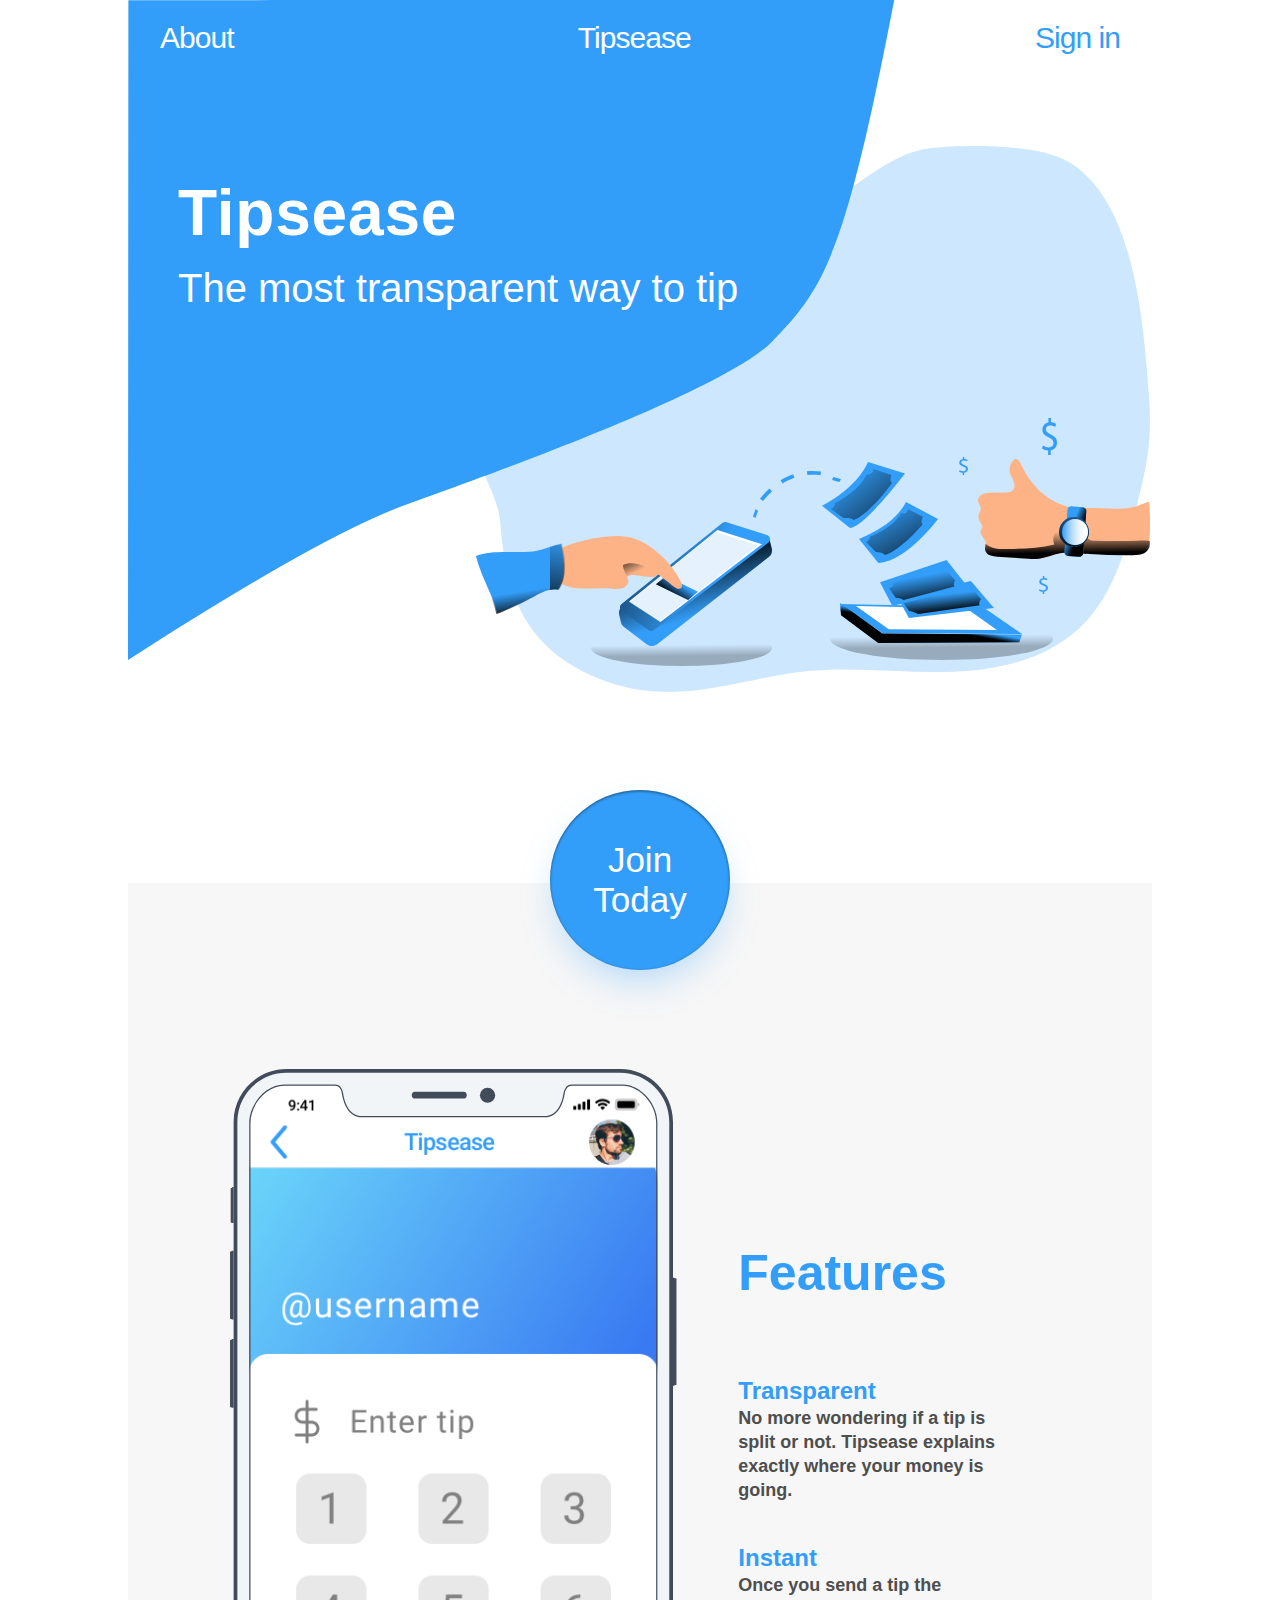
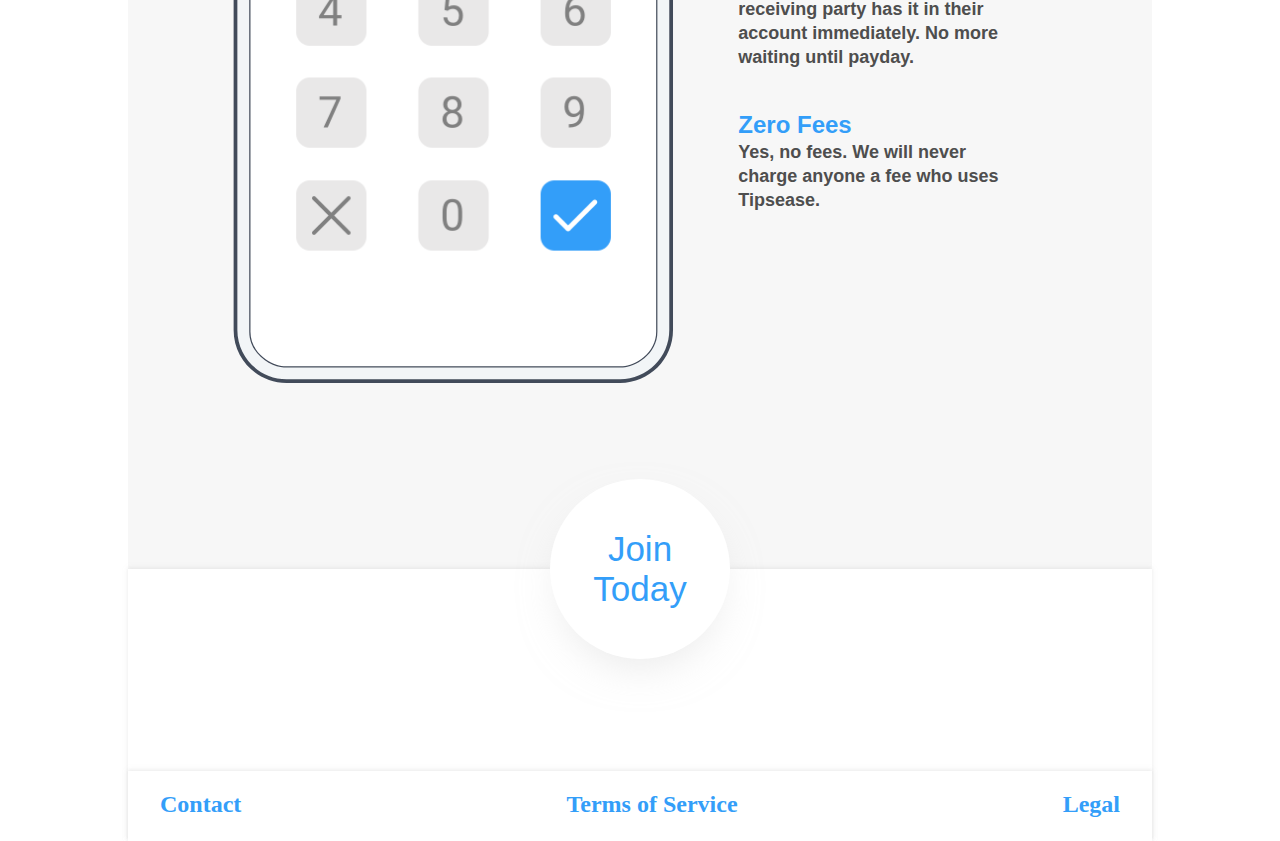
<file: index.html>
<!doctype html>

<html lang="en">
<head>
  <meta name="viewport" content="width=device-width, initial-scale=1.0">
  <meta charset="utf-8">
  <title>Tipsease</title>

  <link href="https://fonts.googleapis.com/css?family=Roboto" rel="stylesheet">
  <link rel="stylesheet" href="css/index.css">
  <script src="js/index.js" async></script>

</head>

<body>
  <div class="container">
    <header>
      <embed src="images/blue-blob.svg" class="blob" alt="Big Blue Blob">
      <nav>
        <a href="about.html"></a>
        <a href="#"></a>
        <a href="https://bw-tipsease.netlify.com/"></a>
      </nav>
    </header>
  
    <section class="welcomeContainer">
      <div class="welcomeContent">
        <h1 id="title">Tipsease</h1>
        <h2 id="subtitle">The most transparent way to tip</h2>
      </div>
      <button onclick="window.location.href = 'https://bw-tipsease.netlify.com/';" class="topButton">Join Today</button>
    </section>

    <section class="mainContent">

      <div class=middleContainer>

        <embed src="../images/iPhoneXR.svg" class="iphoneImg" alt="How to Enter a Tip!">

        <div class="missionStatement">

          <h3 id="feature">Features</h3>
          <div class="indyContent">
            <h4 class="indyHeader">Transparent</h4>
            <p class="indyInfo">No more wondering if a tip is split or not.  Tipsease explains exactly where your money is going.</p>
          </div>
          <div class="indyContent">
            <h4 class="indyHeader">Instant</h4>
            <p class="indyInfo">Once you send a tip the receiving party has it in their account immediately.  No more waiting until payday.</p>
          </div>
          <div class="indyContent">
            <h4 class="indyHeader">Zero Fees</h4>
            <p class="indyInfo">Yes, no fees.  We will never charge anyone a fee who uses Tipsease.</p>
          </div>
        </div>
      </div>  
      <button onclick="window.location.href = 'https://bw-tipsease.netlify.com/';" class="bottomButton">Join Today</button>
    </section>

    <footer class="homeFooter">
      <nav>
        <a href="#"></a>
        <a href="#"></a>
        <a href="#"></a>
      </nav>
    </footer>
  
  </div><!-- container --><!-- Use past code you created here for Great Idea Web Page or past solution for Great Idea Web Page HTML here! -->
</body>
</html>
</file>
<file: css/index.css>
/* http://meyerweb.com/eric/tools/css/reset/ 
   v2.0 | 20110126
   License: none (public domain)
*/
* {
  font-family: 'Roboto';
}
html,
body,
div,
span,
applet,
object,
iframe,
h1,
h2,
h3,
h4,
h5,
h6,
p,
blockquote,
pre,
a,
abbr,
acronym,
address,
big,
cite,
code,
del,
dfn,
em,
img,
ins,
kbd,
q,
s,
samp,
small,
strike,
strong,
sub,
sup,
tt,
var,
b,
u,
i,
center,
dl,
dt,
dd,
ol,
ul,
li,
fieldset,
form,
label,
legend,
table,
caption,
tbody,
tfoot,
thead,
tr,
th,
td,
article,
aside,
canvas,
details,
embed,
figure,
figcaption,
footer,
header,
hgroup,
menu,
nav,
output,
ruby,
section,
summary,
time,
mark,
audio,
video {
  margin: 0;
  padding: 0;
  border: 0;
  font-size: 62.5%;
  font: 'inherit';
  vertical-align: baseline;
  box-sizing: border-box;
}
article,
aside,
details,
figcaption,
figure,
footer,
header,
hgroup,
menu,
nav,
section {
  display: block;
}
body {
  line-height: 1;
}
ol,
ul {
  list-style: none;
}
blockquote,
q {
  quotes: none;
}
blockquote:before,
blockquote:after,
q:before,
q:after {
  content: '';
  content: none;
}
table {
  border-collapse: collapse;
  border-spacing: 0;
}
html,
body {
  height: 100%;
}
.gradient {
  background-image: linear-gradient(#339EF9, white);
}
.welcomeContainer .topButton {
  background: #339EF9;
  font-family: 'Open Sans', sans-serif;
  font-size: 3.5rem;
  font-weight: 500;
  color: white;
  border-radius: 100%;
  cursor: pointer;
  text-align: center;
  width: 180px;
  height: 180px;
  border: none;
  position: relative;
  padding: 0 10px;
  top: 375px;
  align-self: center;
  box-shadow: inset 0 1px 3px 0 rgba(0, 0, 0, 0.5), 0 18px 40px -12px rgba(51, 158, 249, 0.4);
}
@media (max-width: 500px) {
  .welcomeContainer .topButton {
    background: white;
    font-size: 3rem;
    color: #339EF9;
    top: 230px;
    padding: 0 20px;
    box-shadow: inset 0 1px 3px 0 rgba(0, 0, 0, 0.5);
  }
}
.mainContent .bottomButton {
  background: white;
  font-family: 'Open Sans', sans-serif;
  font-weight: 500;
  font-size: 3.5rem;
  color: #339EF9;
  border-radius: 100%;
  cursor: pointer;
  width: 180px;
  height: 180px;
  align-self: center;
  justify-self: center;
  position: relative;
  border: none;
  top: 90px;
  box-shadow: 0 18px 40px -12px rgba(212, 212, 212, 0.5);
  padding: 0 10px;
}
@media (max-width: 500px) {
  .mainContent .bottomButton {
    background: #339EF9;
    font-size: 3rem;
    color: white;
    border: none;
    top: 55px;
    padding: 0 20px;
    display: none;
  }
}
/* Footer */
.homeFooter {
  display: flex;
  flex-direction: column;
  justify-content: flex-end;
  width: 100%;
  height: 272px;
  background-color: #FFFFFF;
  border-bottom: none;
  box-shadow: 0 -1px 4px 0 rgba(212, 212, 212, 0.5);
}
@media (max-width: 500px) {
  .homeFooter {
    display: none;
  }
}
footer nav {
  height: 70px;
  display: flex;
  width: 100%;
  justify-content: space-between;
  padding-top: 21px;
  padding-bottom: 21px;
  border-top: none;
  box-shadow: 0 -1px 4px 0 rgba(212, 212, 212, 0.5);
}
footer nav a:first-child {
  padding-left: 32px;
}
footer nav a:last-child {
  padding-right: 32px;
}
footer nav a {
  font-family: 'Open Sans';
  font-size: 24px;
  font-weight: bold;
  color: #339EF9;
  text-decoration: none;
}
/* Images */
.desktopXR {
  position: relative;
}
.container {
  max-width: 1024px;
  width: 100%;
  margin: 0 auto;
  position: relative;
}
@media (max-width: 500px) {
  .container {
    width: 100%;
    height: auto;
  }
}
.welcomeContainer {
  width: 100%;
  height: 813px;
  display: flex;
  flex-direction: column;
  background: url(../images/Desktop-Graphic.svg);
  background-size: contain 200%;
  background-repeat: no-repeat;
  background-position: 347px 76px;
  background-color: white;
}
@media (max-width: 500px) {
  .welcomeContainer {
    height: 600px;
    background-position: 50%;
    background-position: 50% 150px;
    background-size: contain;
  }
}
.welcomeContainer .welcomeContent {
  display: flex;
  flex-direction: column;
  padding-top: 100px;
  padding-bottom: 100px;
  margin-left: 50px;
  justify-content: center;
  align-content: center;
  color: white;
}
@media (max-width: 500px) {
  .welcomeContainer .welcomeContent {
    margin-left: 56px;
    padding-top: 38px;
  }
}
.welcomeContainer .welcomeContent #title {
  font-family: 'Open Sans', sans-serif;
  font-size: 6.4rem;
  font-weight: bold;
  line-height: 8.7rem;
  letter-spacing: 0.8px;
  color: white;
  z-index: 1;
}
@media (max-width: 500px) {
  .welcomeContainer .welcomeContent #title {
    font-size: 3.6rem;
    font-weight: 600;
    line-height: 49px;
    color: #339EF9;
  }
}
.welcomeContainer .welcomeContent #subtitle {
  font-family: 'Nunito', sans-serif;
  font-size: 4rem;
  font-weight: normal;
  line-height: 54px;
  color: white;
  padding-top: 4px;
  z-index: 1;
}
@media (max-width: 500px) {
  .welcomeContainer .welcomeContent #subtitle {
    font-size: 2.4rem;
    line-height: 32px;
    color: #4E4E4E;
  }
}
/* Main Content Section */
.mainContent {
  width: 100%;
  height: auto;
  background-color: #F7F7F7;
  color: #339EF9;
  display: flex;
  flex-direction: column;
  justify-content: center;
  align-content: center;
}
@media (max-width: 500px) {
  .mainContent {
    height: auto;
    background: white;
    padding-top: 20px;
    margin-bottom: 50px;
  }
}
.mainContent .middleContainer {
  display: flex;
  justify-content: space-between;
  width: 80%;
  margin: auto;
  padding-top: 180px;
}
@media (max-width: 500px) {
  .mainContent .middleContainer {
    width: 75%;
    padding-top: 30px;
  }
}
.mainContent .middleContainer .iphoneImg {
  width: 447px;
  height: 926px;
}
@media (max-width: 500px) {
  .mainContent .middleContainer .iphoneImg {
    display: none;
  }
}
.mainContent .missionStatement {
  width: 38%;
  display: flex;
  flex-direction: column;
  justify-content: center;
  padding-right: 30px;
}
@media (max-width: 500px) {
  .mainContent .missionStatement {
    width: 100%;
    margin: auto;
  }
}
.mainContent .missionStatement .indyContent {
  width: 100%;
  display: flex;
  flex-direction: column;
  justify-content: center;
  align-content: center;
}
@media (max-width: 500px) {
  .mainContent .missionStatement .indyContent {
    width: 100%;
    justify-content: center;
    align-content: center;
    margin: 0 auto;
  }
}
.mainContent .missionStatement #feature {
  font-family: 'Open Sans', sans-serif;
  font-size: 5rem;
  font-weight: bold;
  line-height: 64px;
  margin-bottom: 30px;
  align-items: left;
}
@media (max-width: 500px) {
  .mainContent .missionStatement #feature {
    display: none;
  }
}
.mainContent .missionStatement .indyContent .indyHeader {
  font-family: 'Open Sans', sans-serif;
  font-size: 2.4rem;
  font-weight: bold;
  line-height: 31px;
  padding-top: 40px;
}
@media (max-width: 500px) {
  .mainContent .missionStatement .indyContent .indyHeader {
    font-weight: 600;
    padding-top: 38.5px;
  }
}
.mainContent .missionStatement .indyContent .indyInfo {
  font-family: 'Nunito', sans-serif;
  font-size: 1.8rem;
  font-weight: bold;
  line-height: 24px;
  color: #4E4E4E;
}
@media (max-width: 500px) {
  .mainContent .missionStatement .indyContent .indyInfo {
    font-weight: normal;
    padding-top: 8px;
    color: #4E4E4E;
  }
}
.container {
  max-width: 1024px;
  width: 100%;
  height: auto;
}
@media (max-width: 500px) {
  .blob {
    display: none;
  }
}
.aboutContainer {
  position: relative;
}
@media (max-width: 500px) {
  .aboutContainer {
    position: static;
  }
}
.aboutContainer .aboutImg {
  position: absolute;
  top: 42px;
  left: 450px;
  width: 541px;
  height: 547px;
}
@media (max-width: 500px) {
  .aboutContainer .aboutImg {
    position: static;
    height: 600px;
    background-position: 50%;
    background-position: 50% 150px;
    background-size: contain;
  }
}
.aboutContainer .aboutTitle #title {
  font-family: 'Open Sans', sans-serif;
  font-size: 5rem;
  color: #339EF9;
  font-weight: bold;
  margin-left: 130px;
  padding-top: 530px;
}
@media (max-width: 500px) {
  .aboutContainer .aboutTitle #title {
    padding-top: 0px;
  }
}
.aboutContainer .aboutWrapper {
  width: 64%;
  margin-left: 130px;
  padding-top: 39px;
  display: flex;
  flex-direction: column;
}
@media (max-width: 500px) {
  .aboutContainer .aboutWrapper {
    width: 60%;
    align-items: center;
  }
}
.aboutContainer .aboutWrapper .smallContentContainer {
  display: flex;
  flex-direction: row;
  justify-content: space-between;
}
@media (max-width: 500px) {
  .aboutContainer .aboutWrapper .smallContentContainer {
    flex-direction: column;
    width: 100%;
    align-items: space-around;
  }
}
.aboutContainer .aboutWrapper .smallContentContainer .aboutHeader {
  font-family: 'Nunito';
  font-weight: normal;
  font-size: 24px;
  letter-spacing: 0.53px;
  color: #4E4E4E;
  width: 20%;
}
@media (max-width: 500px) {
  .aboutContainer .aboutWrapper .smallContentContainer .aboutHeader {
    font-family: 'Open Sans', sans-serif;
    font-weight: 600;
    line-height: 31px;
    color: #339EF9;
    width: 100%;
  }
}
.aboutContainer .aboutWrapper .smallContentContainer .aboutContent {
  font-family: 'Nunito';
  font-weight: normal;
  font-size: 24px;
  letter-spacing: 0.53px;
  color: #4E4E4E;
  width: 60%;
  line-height: 32px;
  padding-bottom: 44px;
}
@media (max-width: 500px) {
  .aboutContainer .aboutWrapper .smallContentContainer .aboutContent {
    font-size: 1.8rem;
    line-height: 22px;
    letter-spacing: normal;
    width: 100%;
  }
}
.aboutContainer .aboutWrapper .smallContentContainer #lastEntry {
  padding-bottom: 115px;
}
.meetTheTeam {
  background: url(../images/People.svg);
  background-color: #E9E8E8;
  background-size: 663px 227px contain;
  background-repeat: no-repeat;
  background-position: 50% 100px;
}
@media (max-width: 500px) {
  .meetTheTeam {
    background: white;
  }
}
.meetTheTeam h2 {
  font-family: 'Open Sans', sans-serif;
  font-size: 5rem;
  color: #339EF9;
  font-weight: bold;
  margin-left: 72px;
  padding-top: 460px;
}
@media (max-width: 500px) {
  .meetTheTeam h2 {
    font-size: 3.6rem;
    font-weight: 600;
    margin-left: 0px;
    padding-top: 20px;
    text-align: center;
  }
}
.meetTheTeam .team {
  display: flex;
  flex-direction: column;
  width: 80%;
}
@media (max-width: 500px) {
  .meetTheTeam .team {
    width: 100%;
  }
}
.meetTheTeam .team .teamMembers {
  display: flex;
  justify-content: space-between;
  padding-bottom: 50px;
  padding-left: 183px;
}
.meetTheTeam .team .teamMembers:first-child {
  padding-top: 50px;
}
@media (max-width: 500px) {
  .meetTheTeam .team .teamMembers {
    flex-direction: column-reverse;
    align-items: center;
    padding-left: 0px;
    margin: auto;
  }
}
.meetTheTeam .team .teamMembers .profileContainer {
  width: 66%;
  display: flex;
  flex-direction: column;
  align-content: flex-start;
}
.meetTheTeam .team .teamMembers .name {
  font-family: 'Open Sans', sans-serif;
  font-size: 3.6rem;
  color: #339EF9;
  font-weight: bold;
  text-decoration: none;
}
.meetTheTeam .team .teamMembers .name:hover {
  text-decoration: underline;
}
@media (max-width: 500px) {
  .meetTheTeam .team .teamMembers .name {
    font-size: 2.4rem;
    font-weight: 600;
    width: 100%;
    text-align: center;
  }
}
.meetTheTeam .team .teamMembers #firstName {
  padding-top: 34px;
}
.meetTheTeam .team .teamMembers .role {
  font-family: 'Nunito', sans-serif;
  font-size: 2.4rem;
  color: #4E4E4E;
  font-weight: bold;
  padding-top: 19px;
}
@media (max-width: 500px) {
  .meetTheTeam .team .teamMembers .role {
    font-size: 1.8rem;
    font-weight: normal;
    width: 100%;
    text-align: center;
    padding-bottom: 20px;
  }
}
header {
  width: 100%;
  height: 70px;
  background-color: #FFFFFF;
  box-shadow: 0 3px 4px -6px #000000;
}
header .blob {
  position: absolute;
  z-index: 0;
}
@media (max-width: 500px) {
  header .blob {
    display: none;
  }
}
@media (max-width: 500px) {
  header {
    height: 50px;
  }
}
header nav {
  display: flex;
  width: 100%;
  height: 100%;
  justify-content: space-between;
  padding: 17px 32px 18px;
  border-bottom: 1px solid white;
}
@media (max-width: 500px) {
  header nav {
    padding: 11px 24px;
  }
}
header nav a {
  font-family: 'Open Sans', sans-serif;
  font-size: 3rem;
  font-weight: normal;
  letter-spacing: -0.96px;
  line-height: 41px;
  color: white;
  text-decoration: none;
  z-index: 2;
}
header nav a:last-child {
  color: #339EF9;
}
@media (max-width: 500px) {
  header nav a {
    font-size: 2.4rem;
    font-weight: 600;
    letter-spacing: -0.77px;
    line-height: 33px;
    color: #339EF9;
  }
}
header nav a:hover {
  text-decoration: underline;
}
@media (max-width: 500px) {
  header nav a:hover {
    text-decoration: none;
  }
}
</file>
